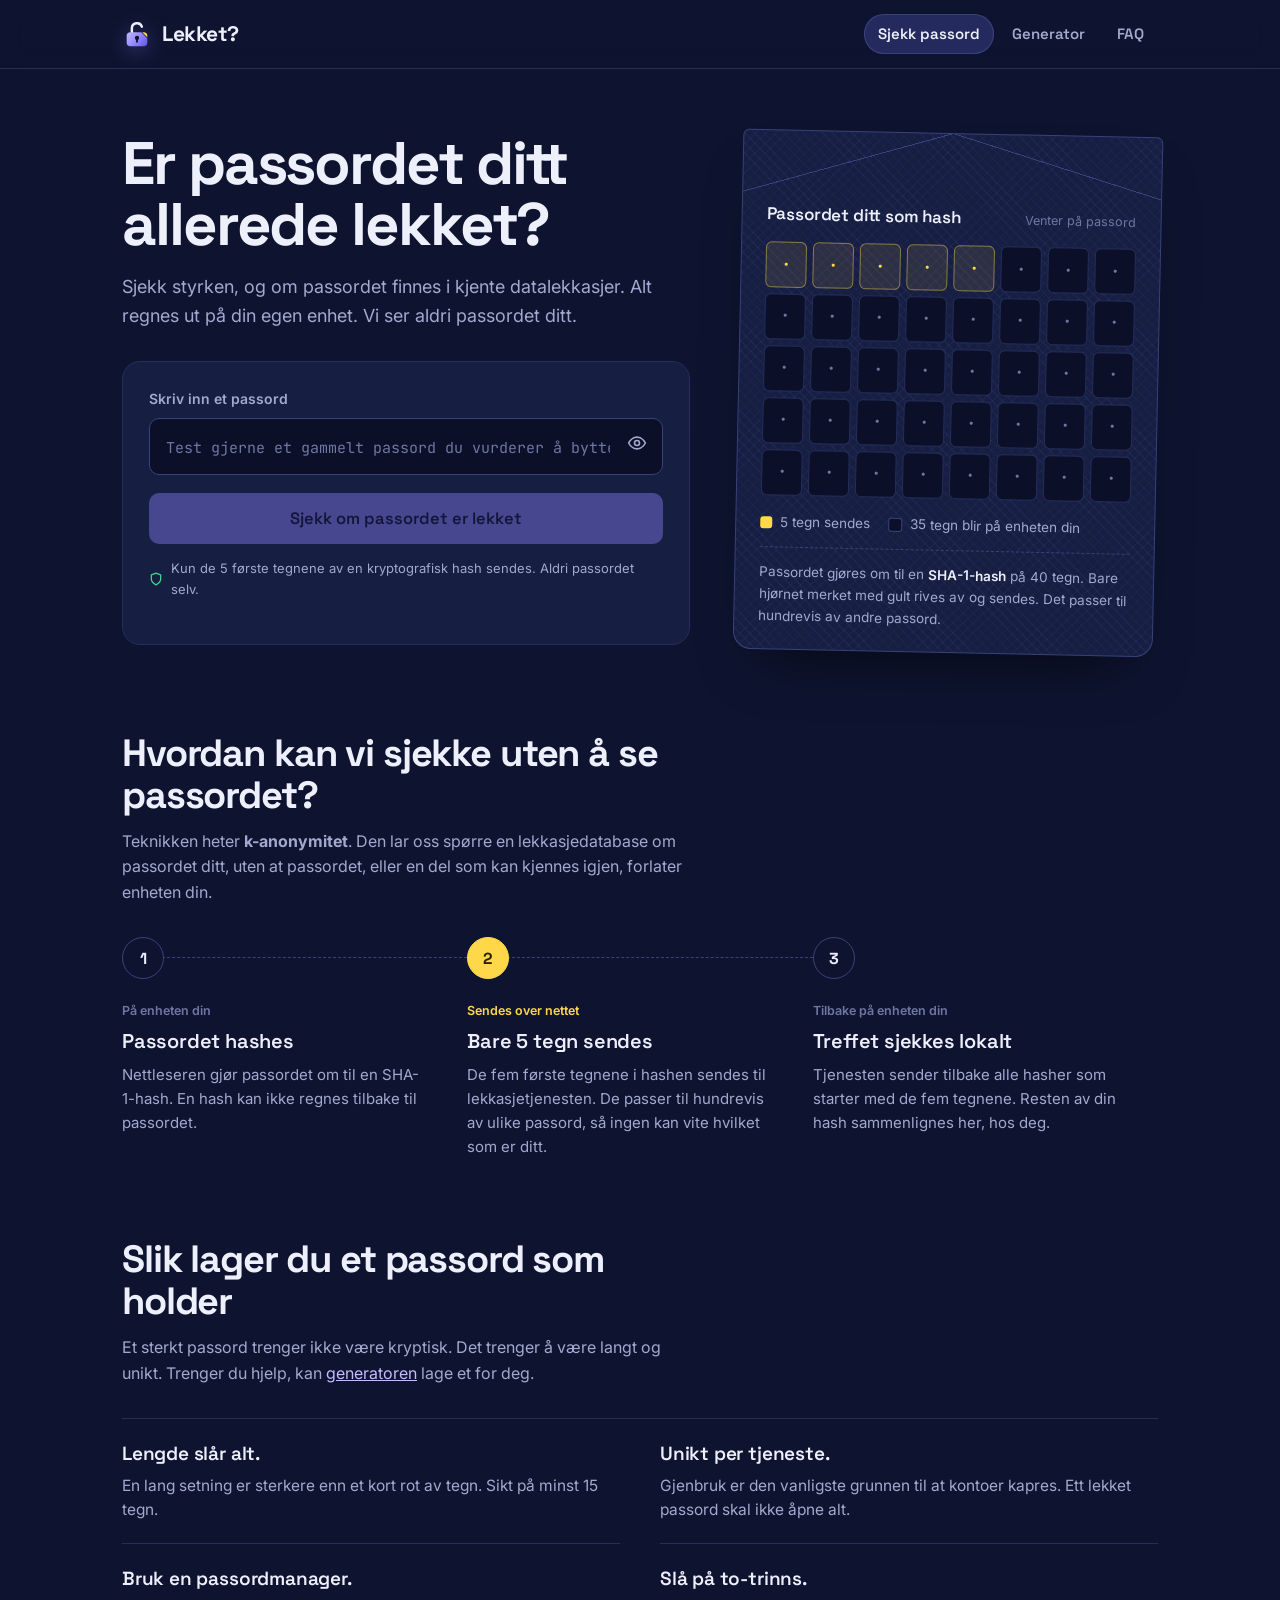
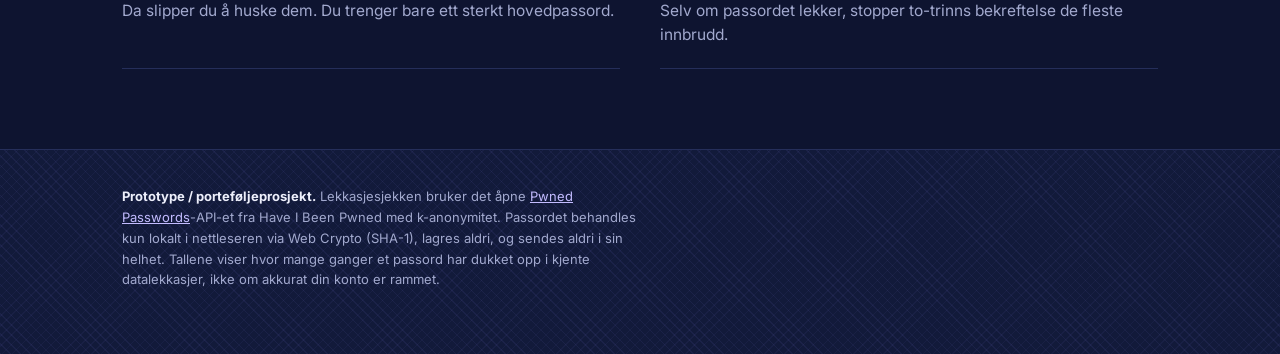
<file: index.html>
<!DOCTYPE html>
<html lang="no">
<head>
<meta charset="UTF-8">
<meta name="viewport" content="width=device-width, initial-scale=1.0">
<title>Lekket? Sjekk om passordet ditt er trygt</title>
<meta name="description" content="Sjekk om passordet ditt er sterkt nok og om det finnes i kjente datalekkasjer. Alt skjer på din egen enhet.">
<link rel="preconnect" href="https://fonts.googleapis.com">
<link rel="preconnect" href="https://fonts.gstatic.com" crossorigin>
<link href="https://fonts.googleapis.com/css2?family=Space+Grotesk:wght@500;600;700&family=Inter:wght@400;500;600&family=JetBrains+Mono:wght@500;600&display=swap" rel="stylesheet">
<link rel="icon" href="favicon.svg" type="image/svg+xml">
<link rel="stylesheet" href="styles.css">
</head>
<body>

<header class="nav">
  <div class="wrap navrow">
    <a class="brand" href="index.html">
      <svg class="logo" viewBox="0 0 32 32" fill="none" aria-hidden="true"><defs><linearGradient id="lkBody" x1="5" y1="13" x2="27" y2="30" gradientUnits="userSpaceOnUse"><stop offset="0" stop-color="#C3BCFF"/><stop offset=".55" stop-color="#8F84FF"/><stop offset="1" stop-color="#5E50E6"/></linearGradient></defs><path class="logo-shackle" d="M10.5 14.5V10a5.5 5.5 0 0 1 10.7-1.8" stroke="#EDEFFB" stroke-width="2.6" stroke-linecap="round"/><path d="M9 14h11.5L27 20.5V25a4 4 0 0 1-4 4H9a4 4 0 0 1-4-4v-7a4 4 0 0 1 4-4Z" fill="url(#lkBody)"/><path d="M21.6 14H23a4 4 0 0 1 4 4v1.4Z" fill="#FFD84A"/><circle cx="16" cy="20.2" r="2.3" fill="#0E1430"/><rect x="15" y="21" width="2" height="4.2" rx="1" fill="#0E1430"/></svg>
      Lekket?
    </a>
    <button class="navtoggle" aria-label="Åpne meny" aria-expanded="false" aria-controls="navlinks">
      <svg viewBox="0 0 24 24" fill="none" stroke="currentColor" stroke-width="2.2" stroke-linecap="round"><path d="M3 6h18M3 12h18M3 18h18"/></svg>
    </button>
    <nav class="navlinks" id="navlinks">
      <a href="index.html" class="active" aria-current="page">Sjekk passord</a>
      <a href="generator.html">Generator</a>
      <a href="faq.html">FAQ</a>
    </nav>
  </div>
</header>

<main class="wrap">

  <div class="hero-grid">
    <div>
      <div class="hero">
        <h1>Er passordet ditt allerede lekket?</h1>
        <p class="lead">Sjekk styrken, og om passordet finnes i kjente datalekkasjer. Alt regnes ut på din egen enhet. Vi ser aldri passordet ditt.</p>
      </div>

      <div class="tool">
        <div class="field">
          <label for="pw">Skriv inn et passord</label>
          <input id="pw" type="password" autocomplete="off" spellcheck="false" placeholder="Test gjerne et gammelt passord du vurderer å bytte" aria-describedby="privacy">
          <button class="toggle" id="toggle" aria-label="Vis passord" type="button">
            <svg width="20" height="20" viewBox="0 0 24 24" fill="none" stroke="currentColor" stroke-width="2" stroke-linecap="round" stroke-linejoin="round"><path d="M2 12s3.5-7 10-7 10 7 10 7-3.5 7-10 7-10-7-10-7Z"/><circle cx="12" cy="12" r="3"/></svg>
          </button>
        </div>

        <div class="meter" id="meter" hidden>
          <div class="meter-track">
            <div class="meter-seg" data-i="0"></div>
            <div class="meter-seg" data-i="1"></div>
            <div class="meter-seg" data-i="2"></div>
            <div class="meter-seg" data-i="3"></div>
          </div>
          <div class="meter-info">
            <span class="meter-label" id="strengthLabel"></span>
            <span class="meter-detail" id="strengthDetail"></span>
          </div>
          <div class="meter-why" id="strengthWhy">
            <svg viewBox="0 0 24 24" fill="none" stroke="currentColor" stroke-width="2.2" stroke-linecap="round" stroke-linejoin="round"><path d="M10.3 3.9 1.8 18a2 2 0 0 0 1.7 3h17a2 2 0 0 0 1.7-3L13.7 3.9a2 2 0 0 0-3.4 0Z"/><path d="M12 9v4"/><path d="M12 17h.01"/></svg>
            <span id="strengthWhyText"></span>
          </div>
        </div>

        <button class="btn block checkbtn" id="checkBtn" disabled>Sjekk om passordet er lekket</button>

        <div class="privacy-note" id="privacy">
          <svg viewBox="0 0 24 24" fill="none" stroke="currentColor" stroke-width="2.2" stroke-linecap="round" stroke-linejoin="round"><path d="M12 22s8-4 8-10V5l-8-3-8 3v7c0 6 8 10 8 10Z"/></svg>
          Kun de 5 første tegnene av en kryptografisk hash sendes. Aldri passordet selv.
        </div>

        <div class="result" id="result">
          <div class="result-inner" id="resultInner"></div>
        </div>
      </div>
    </div>

    <aside class="seal" aria-labelledby="sealTitle">
      <div class="seal-head">
        <h2 id="sealTitle">Passordet ditt som hash</h2>
        <span class="seal-state" id="sealState">Venter på passord</span>
      </div>
      <div class="hashgrid" id="hashgrid" aria-hidden="true"></div>
      <div class="seal-legend">
        <span class="lg sent">5 tegn sendes</span>
        <span class="lg kept">35 tegn blir på enheten din</span>
      </div>
      <p class="seal-foot">Passordet gjøres om til en <b>SHA-1-hash</b> på 40 tegn. Bare hjørnet merket med gult rives av og sendes. Det passer til hundrevis av andre passord.</p>
    </aside>
  </div>

  <section class="block">
    <h2>Hvordan kan vi sjekke uten å se passordet?</h2>
    <p class="sub">Teknikken heter <b>k-anonymitet</b>. Den lar oss spørre en lekkasjedatabase om passordet ditt, uten at passordet, eller en del som kan kjennes igjen, forlater enheten din.</p>
    <ol class="flow">
      <li>
        <span class="where">På enheten din</span>
        <h3>Passordet hashes</h3>
        <p>Nettleseren gjør passordet om til en SHA-1-hash. En hash kan ikke regnes tilbake til passordet.</p>
      </li>
      <li>
        <span class="where">Sendes over nettet</span>
        <h3>Bare 5 tegn sendes</h3>
        <p>De fem første tegnene i hashen sendes til lekkasjetjenesten. De passer til hundrevis av ulike passord, så ingen kan vite hvilket som er ditt.</p>
      </li>
      <li>
        <span class="where">Tilbake på enheten din</span>
        <h3>Treffet sjekkes lokalt</h3>
        <p>Tjenesten sender tilbake alle hasher som starter med de fem tegnene. Resten av din hash sammenlignes her, hos deg.</p>
      </li>
    </ol>
  </section>

  <section class="block">
    <h2>Slik lager du et passord som holder</h2>
    <p class="sub">Et sterkt passord trenger ikke være kryptisk. Det trenger å være langt og unikt. Trenger du hjelp, kan <a href="generator.html">generatoren</a> lage et for deg.</p>
    <div class="tips">
      <div class="tip"><div class="ic">1</div><p><b>Lengde slår alt.</b> En lang setning er sterkere enn et kort rot av tegn. Sikt på minst 15 tegn.</p></div>
      <div class="tip"><div class="ic">2</div><p><b>Unikt per tjeneste.</b> Gjenbruk er den vanligste grunnen til at kontoer kapres. Ett lekket passord skal ikke åpne alt.</p></div>
      <div class="tip"><div class="ic">3</div><p><b>Bruk en passordmanager.</b> Da slipper du å huske dem. Du trenger bare ett sterkt hovedpassord.</p></div>
      <div class="tip"><div class="ic">4</div><p><b>Slå på to-trinns.</b> Selv om passordet lekker, stopper to-trinns bekreftelse de fleste innbrudd.</p></div>
    </div>
  </section>

</main>

<footer>
  <div class="wrap">
    <p class="note">
      <b>Prototype / porteføljeprosjekt.</b> Lekkasjesjekken bruker det åpne <a href="https://haveibeenpwned.com/Passwords" target="_blank" rel="noopener">Pwned Passwords</a>-API-et fra Have I Been Pwned med k-anonymitet. Passordet behandles kun lokalt i nettleseren via Web Crypto (SHA-1), lagres aldri, og sendes aldri i sin helhet. Tallene viser hvor mange ganger et passord har dukket opp i kjente datalekkasjer, ikke om akkurat din konto er rammet.
    </p>
  </div>
</footer>

<script src="nav.js"></script>
<script>
const pw = document.getElementById('pw');
const meter = document.getElementById('meter');
const segs = [...document.querySelectorAll('.meter-seg')];
const strengthLabel = document.getElementById('strengthLabel');
const strengthDetail = document.getElementById('strengthDetail');
const strengthWhy = document.getElementById('strengthWhy');
const strengthWhyText = document.getElementById('strengthWhyText');
const checkBtn = document.getElementById('checkBtn');
const result = document.getElementById('result');
const resultInner = document.getElementById('resultInner');
const toggle = document.getElementById('toggle');
const hashgrid = document.getElementById('hashgrid');
const sealState = document.getElementById('sealState');

// Konvolutten: 40 ruter for SHA-1-hashen. De 5 første (det som sendes) vises,
// resten forblir forseglet og vises aldri i klartekst på skjermen.
const cells = Array.from({length:40}, (_, i) => {
  const c = document.createElement('span');
  c.className = 'hc ' + (i < 5 ? 'sent' : 'kept');
  c.textContent = '·';
  hashgrid.appendChild(c);
  return c;
});

let hashToken = 0;
async function renderSeal(p){
  const token = ++hashToken;
  if(!p){
    hashgrid.classList.remove('filled');
    cells.forEach(c => c.textContent = '·');
    sealState.textContent = 'Venter på passord';
    sealState.classList.remove('live');
    return;
  }
  const hash = await sha1Hex(p);
  if(token !== hashToken) return; // brukeren har skrevet videre
  hashgrid.classList.add('filled');
  cells.forEach((c, i) => { c.textContent = i < 5 ? hash[i] : '•'; });
  sealState.textContent = 'Regnet ut på enheten din';
  sealState.classList.add('live');
}

const STRENGTH = [
  {label:'Veldig svakt', color:'var(--danger)'},
  {label:'Svakt',        color:'var(--danger)'},
  {label:'Greit',        color:'var(--warn)'},
  {label:'Sterkt',       color:'var(--safe)'},
];

// liste over de vanligste passordene / ordene (små bokstaver)
const COMMON_PASSWORDS = new Set([
  'passord','password','passw0rd','passordet','pa55ord','p@ssord','p@ssw0rd',
  '123456','1234567','12345678','123456789','1234567890','12345','1234','123123','112233',
  '111111','000000','121212','654321','123321','666666','999999','159753','147258',
  'qwerty','qwertz','qwertyuiop','azerty','asdf','asdfgh','asdfghjk','asdfghjkl',
  'zxcvbn','zxcvbnm','qazwsx','qweasd','1q2w3e','1q2w3e4r','1qaz2wsx',
  'iloveyou','admin','administrator','letmein','welcome','monkey','dragon','shadow',
  'sunshine','princess','football','fotball','baseball','superman','batman','master',
  'login','hallo','hei','heihei','halla','norge','norway','sommer','vinter','sol',
  'liverpool','barcelona','chelsea','arsenal','manutd','rosenborg',
  'martin','marius','kristian','andreas','jonas','emilie','ole','per','kari','nordmann',
  'kjærlighet','jegelskerdeg','solskinn','familie','mamma','pappa','test','prøve',
  'abc123','abcabc','abcdef','abcd1234','qwe123','passordet1'
]);

// tastaturrekker brukt til å oppdage mønstre som «qwerty», «asdf»
const KEYBOARD_ROWS = ['qwertyuiopå','asdfghjkløæ','zxcvbnm','1234567890','qwertzuiop'];

function isRepeatedChar(p){
  return p.length >= 4 && /^(.)\1+$/.test(p);
}

function isSequential(p){
  if(p.length < 4) return false;
  let inc = true, dec = true;
  for(let i = 1; i < p.length; i++){
    const d = p.charCodeAt(i) - p.charCodeAt(i-1);
    if(d !== 1) inc = false;
    if(d !== -1) dec = false;
  }
  return inc || dec;
}

function isKeyboardRun(p){
  const s = p.toLowerCase();
  if(s.length < 4) return false;
  const rev = [...s].reverse().join('');
  return KEYBOARD_ROWS.some(row => row.includes(s) || row.includes(rev));
}

// returnerer en forklaring hvis passordet er åpenbart svakt, ellers null
function weaknessReason(p){
  const lower = p.toLowerCase();
  if(COMMON_PASSWORDS.has(lower))
    return 'Dette er ett av verdens mest brukte passord, og knekkes på et øyeblikk.';
  // vanlig ord etterfulgt av tall/enkelt tegn, f.eks. «passord123»
  const base = lower.replace(/[0-9!#@$._\-]+$/, '');
  if(base.length >= 3 && base !== lower && COMMON_PASSWORDS.has(base))
    return 'Dette er et vanlig ord med tall på slutten, blant de aller første mønstrene angripere prøver.';
  if(isRepeatedChar(p))
    return 'Dette er bare det samme tegnet gjentatt.';
  if(isSequential(p))
    return 'Dette er en enkel rekkefølge (som «123456» eller «abcdef»).';
  if(isKeyboardRun(p))
    return 'Dette er et tastaturmønster (som «qwerty»), kjent for alle som gjetter passord.';
  return null;
}

// lokal styrkevurdering (grov, pedagogisk)
function assess(p){
  if(!p) return {score:-1, classes:0, len:0};
  let classes = 0;
  if(/[a-zæøå]/.test(p)) classes++;
  if(/[A-ZÆØÅ]/.test(p)) classes++;
  if(/[0-9]/.test(p)) classes++;
  if(/[^a-zA-ZæøåÆØÅ0-9]/.test(p)) classes++;
  const len = p.length;
  // grovt entropi-estimat
  let pool = 0;
  if(/[a-zæøå]/.test(p)) pool+=29;
  if(/[A-ZÆØÅ]/.test(p)) pool+=29;
  if(/[0-9]/.test(p)) pool+=10;
  if(/[^a-zA-ZæøåÆØÅ0-9]/.test(p)) pool+=30;
  const bits = len * Math.log2(pool||1);
  let score;
  if(len < 6 || bits < 28) score = 0;
  else if(bits < 45) score = 1;
  else if(bits < 65) score = 2;
  else score = 3;
  // åpenbart svake/vanlige passord overstyrer lengde og tegnvariasjon
  const reason = weaknessReason(p);
  if(reason) score = 0;
  return {score, classes, len, bits:Math.round(bits), reason};
}

function renderMeter(p){
  const a = assess(p);
  if(a.score < 0){ meter.hidden = true; checkBtn.disabled = true; strengthWhy.classList.remove('show'); return; }
  meter.hidden = false;
  checkBtn.disabled = false;
  segs.forEach((s,i)=>{ s.style.background = i <= a.score ? STRENGTH[a.score].color : 'var(--line)'; });
  strengthLabel.textContent = STRENGTH[a.score].label;
  strengthLabel.style.color = STRENGTH[a.score].color;
  strengthDetail.textContent = `${a.len} tegn · ~${a.bits} bit`;
  if(a.reason){
    strengthWhyText.textContent = a.reason;
    strengthWhy.classList.add('show');
  } else {
    strengthWhy.classList.remove('show');
  }
}

pw.addEventListener('input', ()=>{ renderMeter(pw.value); renderSeal(pw.value); result.classList.remove('show'); });

toggle.addEventListener('click', ()=>{
  const showing = pw.type === 'text';
  pw.type = showing ? 'password' : 'text';
  toggle.setAttribute('aria-label', showing ? 'Vis passord' : 'Skjul passord');
});

async function sha1Hex(str){
  const buf = await crypto.subtle.digest('SHA-1', new TextEncoder().encode(str));
  return [...new Uint8Array(buf)].map(b=>b.toString(16).padStart(2,'0')).join('').toUpperCase();
}

function showResult(type, html){
  result.className = 'result show ' + type;
  resultInner.innerHTML = html;
}

function kviz(prefix, suffix){
  return `<div class="kviz">
    <div class="ktitle">Slik ser forespørselen ut</div>
    <div class="hashline"><span class="sent">${prefix}</span><span class="kept">${'•'.repeat(suffix.length)}</span></div>
    <div class="kflow">
      <span class="chip">${prefix}</span><span class="arrow">→ sendes til</span>
      <span>api.pwnedpasswords.com</span><span class="arrow">·</span>
      <span class="kept">resten matches på din enhet</span>
    </div>
  </div>`;
}

checkBtn.addEventListener('click', async ()=>{
  const password = pw.value;
  if(!password) return;
  checkBtn.disabled = true;
  const original = checkBtn.innerHTML;
  checkBtn.innerHTML = '<span class="spin"></span> Sjekker …';

  try{
    const hash = await sha1Hex(password);
    const prefix = hash.slice(0,5);
    const suffix = hash.slice(5);

    hashgrid.classList.add('sending');
    setTimeout(()=>hashgrid.classList.remove('sending'), 900);

    const res = await fetch(`https://api.pwnedpasswords.com/range/${prefix}`, {
      headers: { 'Add-Padding': 'true' }
    });
    if(!res.ok) throw new Error('network');
    const text = await res.text();

    let count = 0;
    for(const line of text.split('\n')){
      const [s, c] = line.trim().split(':');
      if(s === suffix){ count = parseInt(c,10) || 0; break; }
    }

    if(count > 0){
      showResult('danger', `
        <h3><span class="badge">Lekket</span> Dette passordet er på avveie</h3>
        <span class="countbig">${count.toLocaleString('nb-NO')} ganger</span>
        <div class="rbody">Så mange ganger er passordet funnet i kjente datalekkasjer. Bytt det overalt du bruker det, og ikke bruk det igjen.</div>
        ${kviz(prefix, suffix)}
      `);
    } else {
      showResult('safe', `
        <h3><span class="badge">Ikke funnet</span> Ingen treff i lekkasjedatabasen</h3>
        <div class="rbody">Passordet finnes ikke i kjente lekkasjer. Det betyr ikke at det er sterkt. Sjekk styrkemåleren over, og bruk passordet kun ett sted.</div>
        ${kviz(prefix, suffix)}
      `);
    }
  } catch(e){
    showResult('err', `
      <h3>Kunne ikke nå lekkasjetjenesten</h3>
      <div class="rbody">Sjekken krever nettforbindelse til Pwned Passwords-API-et. I en publisert versjon på eget domene fungerer dette direkte fra nettleseren. Styrkemåleren over fungerer uansett, helt lokalt.</div>
    `);
  } finally {
    checkBtn.disabled = false;
    checkBtn.innerHTML = original;
  }
});
</script>
</body>
</html>
</file>
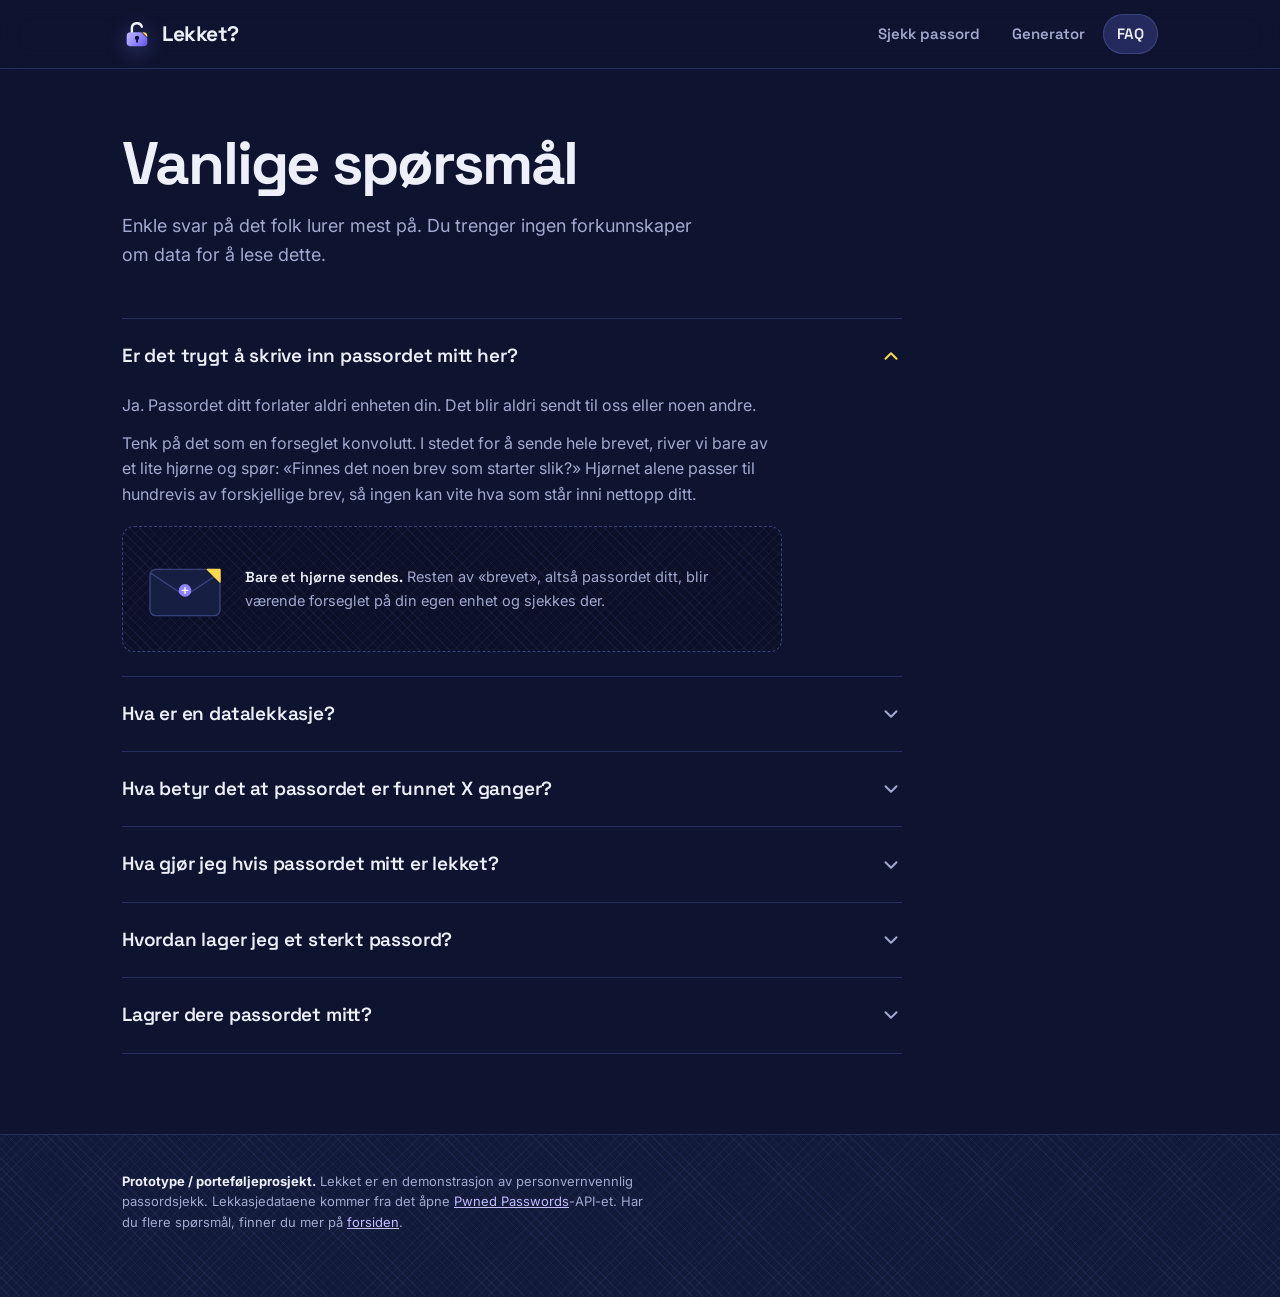
<file: faq.html>
<!DOCTYPE html>
<html lang="no">
<head>
<meta charset="UTF-8">
<meta name="viewport" content="width=device-width, initial-scale=1.0">
<title>FAQ · Lekket?</title>
<link rel="preconnect" href="https://fonts.googleapis.com">
<link rel="preconnect" href="https://fonts.gstatic.com" crossorigin>
<link href="https://fonts.googleapis.com/css2?family=Space+Grotesk:wght@500;600;700&family=Inter:wght@400;500;600&family=JetBrains+Mono:wght@500;600&display=swap" rel="stylesheet">
<link rel="icon" href="favicon.svg" type="image/svg+xml">
<link rel="stylesheet" href="styles.css">
</head>
<body>

<header class="nav">
  <div class="wrap navrow">
    <a class="brand" href="index.html">
      <svg class="logo" viewBox="0 0 32 32" fill="none" aria-hidden="true"><defs><linearGradient id="lkBody" x1="5" y1="13" x2="27" y2="30" gradientUnits="userSpaceOnUse"><stop offset="0" stop-color="#C3BCFF"/><stop offset=".55" stop-color="#8F84FF"/><stop offset="1" stop-color="#5E50E6"/></linearGradient></defs><path class="logo-shackle" d="M10.5 14.5V10a5.5 5.5 0 0 1 10.7-1.8" stroke="#EDEFFB" stroke-width="2.6" stroke-linecap="round"/><path d="M9 14h11.5L27 20.5V25a4 4 0 0 1-4 4H9a4 4 0 0 1-4-4v-7a4 4 0 0 1 4-4Z" fill="url(#lkBody)"/><path d="M21.6 14H23a4 4 0 0 1 4 4v1.4Z" fill="#FFD84A"/><circle cx="16" cy="20.2" r="2.3" fill="#0E1430"/><rect x="15" y="21" width="2" height="4.2" rx="1" fill="#0E1430"/></svg>
      Lekket?
    </a>
    <button class="navtoggle" aria-label="Åpne meny" aria-expanded="false" aria-controls="navlinks">
      <svg viewBox="0 0 24 24" fill="none" stroke="currentColor" stroke-width="2.2" stroke-linecap="round"><path d="M3 6h18M3 12h18M3 18h18"/></svg>
    </button>
    <nav class="navlinks" id="navlinks">
      <a href="index.html">Sjekk passord</a>
      <a href="generator.html">Generator</a>
      <a href="faq.html" class="active" aria-current="page">FAQ</a>
    </nav>
  </div>
</header>

<main class="wrap">

  <div class="hero">
    <h1>Vanlige spørsmål</h1>
    <p class="lead">Enkle svar på det folk lurer mest på. Du trenger ingen forkunnskaper om data for å lese dette.</p>
  </div>

  <section class="block" style="padding-top:24px">
    <div class="faq-list">

      <details class="qa" open>
        <summary>
          Er det trygt å skrive inn passordet mitt her?
          <svg class="chev" viewBox="0 0 24 24" fill="none" stroke="currentColor" stroke-width="2.2" stroke-linecap="round" stroke-linejoin="round"><path d="m6 9 6 6 6-6"/></svg>
        </summary>
        <div class="answer">
          <p>Ja. Passordet ditt forlater aldri enheten din. Det blir aldri sendt til oss eller noen andre.</p>
          <p>Tenk på det som en forseglet konvolutt. I stedet for å sende hele brevet, river vi bare av et lite hjørne og spør: «Finnes det noen brev som starter slik?» Hjørnet alene passer til hundrevis av forskjellige brev, så ingen kan vite hva som står inni nettopp ditt.</p>
          <div class="envelope">
            <svg viewBox="0 0 120 96" fill="none" aria-hidden="true">
              <rect x="10" y="20" width="100" height="66" rx="8" fill="#161E42" stroke="#38427A" stroke-width="2"/>
              <path d="M12 26 60 58 108 26" fill="none" stroke="#38427A" stroke-width="2" stroke-linecap="round" stroke-linejoin="round"/>
              <circle cx="60" cy="50" r="9" fill="#8F84FF"/>
              <path d="M60 46v8M56 50h8" stroke="#fff" stroke-width="2" stroke-linecap="round"/>
              <path d="M110 20 92 20 110 38Z" fill="#FFD84A" stroke="#FFD84A" stroke-width="2" stroke-linejoin="round"/>
            </svg>
            <div class="cap"><b>Bare et hjørne sendes.</b> Resten av «brevet», altså passordet ditt, blir værende forseglet på din egen enhet og sjekkes der.</div>
          </div>
        </div>
      </details>

      <details class="qa">
        <summary>
          Hva er en datalekkasje?
          <svg class="chev" viewBox="0 0 24 24" fill="none" stroke="currentColor" stroke-width="2.2" stroke-linecap="round" stroke-linejoin="round"><path d="m6 9 6 6 6-6"/></svg>
        </summary>
        <div class="answer">
          <p>En datalekkasje er når informasjon som skulle vært hemmelig kommer på avveie. Det skjer som regel når noen bryter seg inn i datasystemene til en nettbutikk, et spill eller en annen tjeneste, og stjeler brukernes opplysninger.</p>
          <p>Blant det som ofte havner på avveie er e-postadresser og passord. Etterpå blir disse listene gjerne delt eller solgt mellom kriminelle, og kan dukke opp mange år senere.</p>
          <p>Derfor er det lurt å bruke et nytt passord for hver tjeneste. Da rammer en lekkasje ett sted bare den ene kontoen, og ikke alt det andre du har.</p>
        </div>
      </details>

      <details class="qa">
        <summary>
          Hva betyr det at passordet er funnet X ganger?
          <svg class="chev" viewBox="0 0 24 24" fill="none" stroke="currentColor" stroke-width="2.2" stroke-linecap="round" stroke-linejoin="round"><path d="m6 9 6 6 6-6"/></svg>
        </summary>
        <div class="answer">
          <p>Tallet forteller hvor mange ganger akkurat det passordet har dukket opp i kjente lekkasjer fra mange forskjellige tjenester til sammen.</p>
          <p>Det betyr <b>ikke</b> at noen har brutt seg inn på din konto. Men det betyr at passordet finnes på lister som kriminelle bruker når de prøver å gjette seg inn. Jo høyere tallet er, jo mer kjent og utsatt er passordet.</p>
          <p>Et passord som er funnet tusenvis av ganger bør du slutte å bruke, uansett hvor du bruker det. Et passord som ikke er funnet i det hele tatt er tryggere, men husk at det fortsatt må være langt og unikt.</p>
        </div>
      </details>

      <details class="qa">
        <summary>
          Hva gjør jeg hvis passordet mitt er lekket?
          <svg class="chev" viewBox="0 0 24 24" fill="none" stroke="currentColor" stroke-width="2.2" stroke-linecap="round" stroke-linejoin="round"><path d="m6 9 6 6 6-6"/></svg>
        </summary>
        <div class="answer">
          <p>Ingen grunn til panikk, men du bør handle. Slik gjør du det:</p>
          <ul>
            <li><b>Bytt passordet</b> på alle tjenester der du har brukt det.</li>
            <li><b>Lag et nytt og unikt passord</b> til hver tjeneste. <a href="generator.html">Generatoren</a> kan hjelpe deg.</li>
            <li><b>Slå på to-trinns bekreftelse</b> der det er mulig. Da må man ha mer enn bare passordet for å logge inn.</li>
            <li><b>Vurder en passordmanager</b> som husker alle passordene for deg, så du bare trenger å huske ett.</li>
          </ul>
          <p>Det viktigste er å ikke gjenbruke det lekkede passordet noe sted igjen.</p>
        </div>
      </details>

      <details class="qa">
        <summary>
          Hvordan lager jeg et sterkt passord?
          <svg class="chev" viewBox="0 0 24 24" fill="none" stroke="currentColor" stroke-width="2.2" stroke-linecap="round" stroke-linejoin="round"><path d="m6 9 6 6 6-6"/></svg>
        </summary>
        <div class="answer">
          <p>Et sterkt passord trenger ikke være vanskelig å huske. Det viktigste er at det er langt og unikt.</p>
          <ul>
            <li><b>Lengde er viktigst.</b> Sikt på minst 15 tegn. En lang passordfrase som «Tiger-Vindu-Kaffe-Fjell» er både lett å huske og vanskelig å gjette.</li>
            <li><b>Bruk det bare ett sted.</b> Aldri det samme passordet på flere tjenester.</li>
            <li><b>Bland gjerne inn</b> store og små bokstaver, tall og tegn hvis du lager et tilfeldig passord.</li>
            <li><b>Unngå det personlige.</b> Navn, fødselsdato og favorittlag er lett å gjette.</li>
          </ul>
          <p>Vil du slippe å finne på et selv, kan <a href="generator.html">generatoren</a> lage et sterkt passord for deg på sekundet.</p>
        </div>
      </details>

      <details class="qa">
        <summary>
          Lagrer dere passordet mitt?
          <svg class="chev" viewBox="0 0 24 24" fill="none" stroke="currentColor" stroke-width="2.2" stroke-linecap="round" stroke-linejoin="round"><path d="m6 9 6 6 6-6"/></svg>
        </summary>
        <div class="answer">
          <p>Nei. Vi lagrer ingenting, og vi ser aldri passordet ditt i utgangspunktet.</p>
          <p>Alt skjer i nettleseren din. Når du sjekker et passord, regnes det om til en kode lokalt på enheten, og bare en liten anonym bit av den koden brukes til selve oppslaget. Selve passordet blir aldri sendt noe sted og blir aldri skrevet ned hos oss.</p>
          <p>Vi har rett og slett ikke noe sted å lagre det, og vil ikke ha det heller. Det tryggeste passordet for oss er det vi aldri får se.</p>
        </div>
      </details>

    </div>
  </section>

</main>

<footer>
  <div class="wrap">
    <p class="note">
      <b>Prototype / porteføljeprosjekt.</b> Lekket er en demonstrasjon av personvernvennlig passordsjekk. Lekkasjedataene kommer fra det åpne <a href="https://haveibeenpwned.com/Passwords" target="_blank" rel="noopener">Pwned Passwords</a>-API-et. Har du flere spørsmål, finner du mer på <a href="index.html">forsiden</a>.
    </p>
  </div>
</footer>

<script src="nav.js"></script>
</body>
</html>
</file>
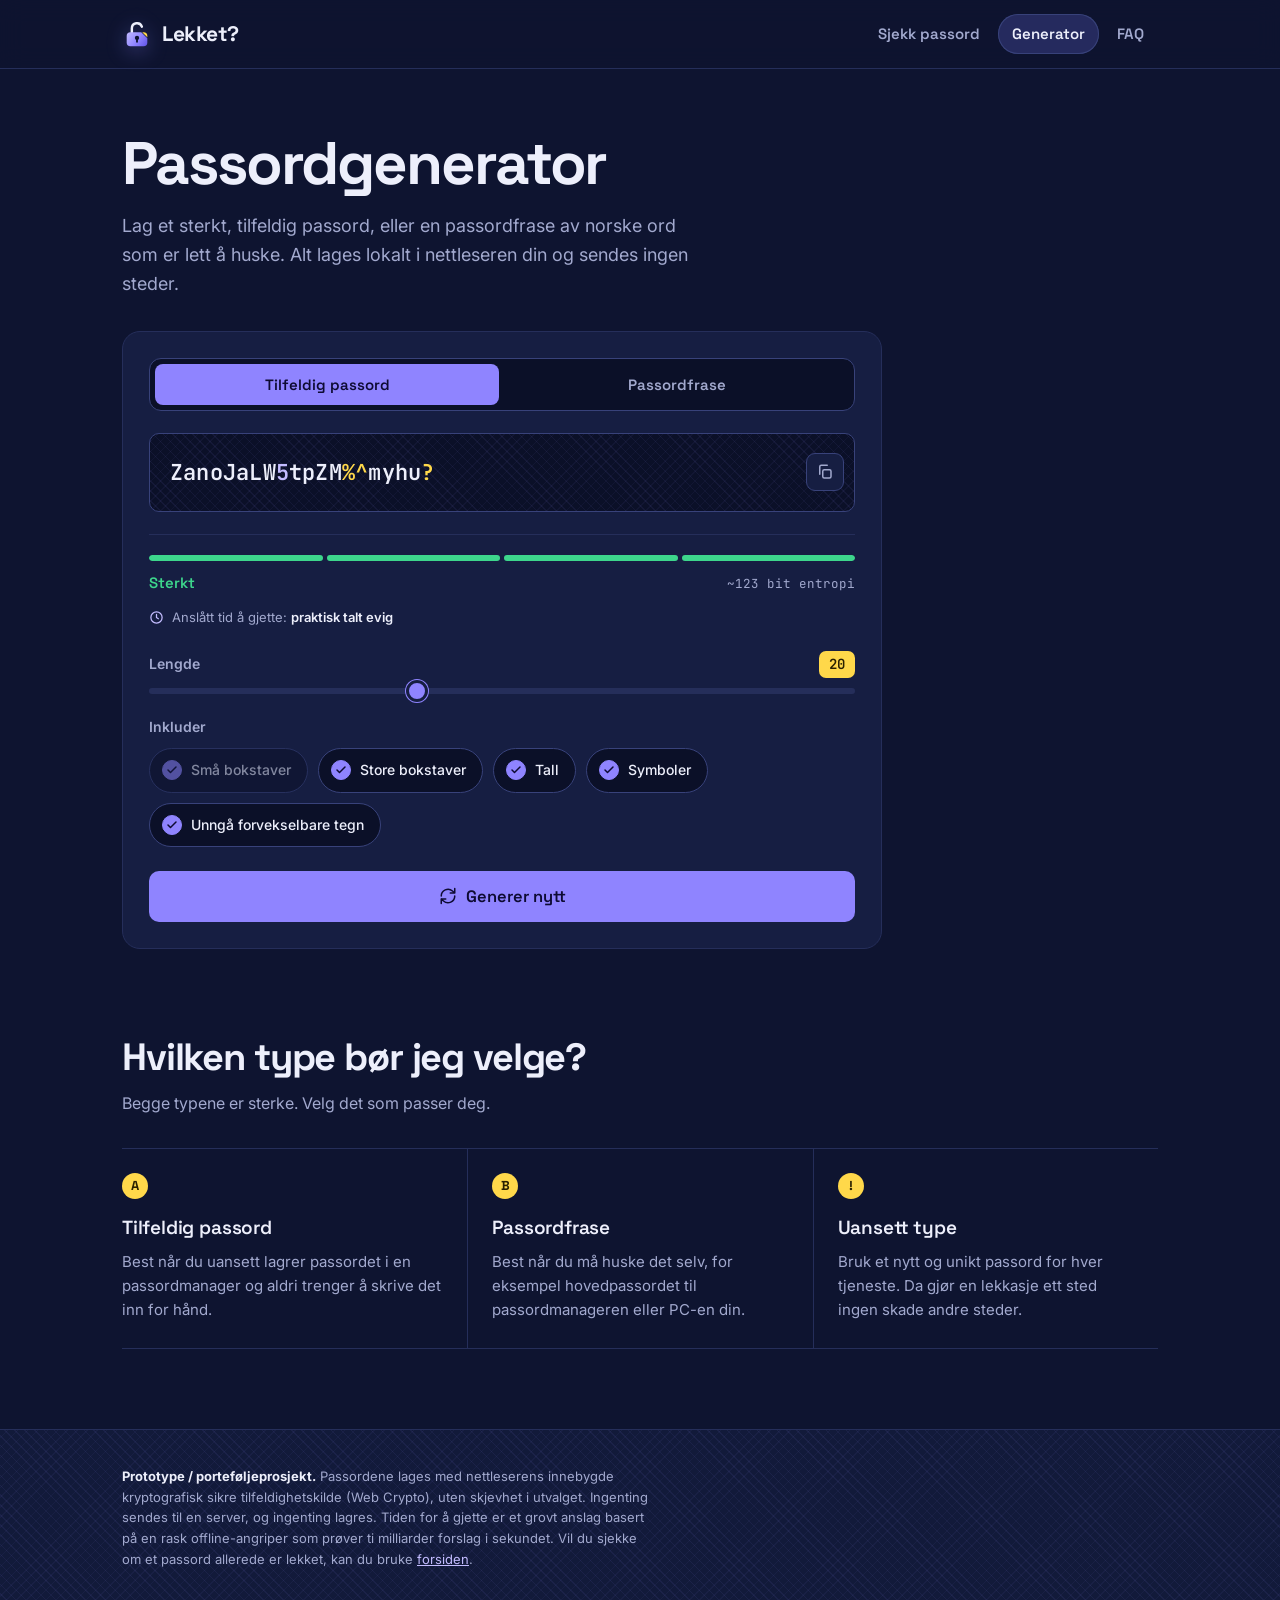
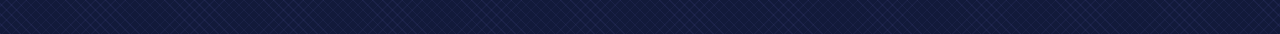
<file: generator.html>
<!DOCTYPE html>
<html lang="no">
<head>
<meta charset="UTF-8">
<meta name="viewport" content="width=device-width, initial-scale=1.0">
<title>Generator · Lekket?</title>
<link rel="preconnect" href="https://fonts.googleapis.com">
<link rel="preconnect" href="https://fonts.gstatic.com" crossorigin>
<link href="https://fonts.googleapis.com/css2?family=Space+Grotesk:wght@500;600;700&family=Inter:wght@400;500;600&family=JetBrains+Mono:wght@500;600&display=swap" rel="stylesheet">
<link rel="icon" href="favicon.svg" type="image/svg+xml">
<link rel="stylesheet" href="styles.css">
</head>
<body>

<header class="nav">
  <div class="wrap navrow">
    <a class="brand" href="index.html">
      <svg class="logo" viewBox="0 0 32 32" fill="none" aria-hidden="true"><defs><linearGradient id="lkBody" x1="5" y1="13" x2="27" y2="30" gradientUnits="userSpaceOnUse"><stop offset="0" stop-color="#C3BCFF"/><stop offset=".55" stop-color="#8F84FF"/><stop offset="1" stop-color="#5E50E6"/></linearGradient></defs><path class="logo-shackle" d="M10.5 14.5V10a5.5 5.5 0 0 1 10.7-1.8" stroke="#EDEFFB" stroke-width="2.6" stroke-linecap="round"/><path d="M9 14h11.5L27 20.5V25a4 4 0 0 1-4 4H9a4 4 0 0 1-4-4v-7a4 4 0 0 1 4-4Z" fill="url(#lkBody)"/><path d="M21.6 14H23a4 4 0 0 1 4 4v1.4Z" fill="#FFD84A"/><circle cx="16" cy="20.2" r="2.3" fill="#0E1430"/><rect x="15" y="21" width="2" height="4.2" rx="1" fill="#0E1430"/></svg>
      Lekket?
    </a>
    <button class="navtoggle" aria-label="Åpne meny" aria-expanded="false" aria-controls="navlinks">
      <svg viewBox="0 0 24 24" fill="none" stroke="currentColor" stroke-width="2.2" stroke-linecap="round"><path d="M3 6h18M3 12h18M3 18h18"/></svg>
    </button>
    <nav class="navlinks" id="navlinks">
      <a href="index.html">Sjekk passord</a>
      <a href="generator.html" class="active" aria-current="page">Generator</a>
      <a href="faq.html">FAQ</a>
    </nav>
  </div>
</header>

<main class="wrap">

  <div class="hero">
    <h1>Passordgenerator</h1>
    <p class="lead">Lag et sterkt, tilfeldig passord, eller en passordfrase av norske ord som er lett å huske. Alt lages lokalt i nettleseren din og sendes ingen steder.</p>

    <div class="tool">
      <div class="modes" role="tablist">
        <button id="modeRandom" class="active" role="tab" aria-selected="true">Tilfeldig passord</button>
        <button id="modePhrase" role="tab" aria-selected="false">Passordfrase</button>
      </div>

      <div class="gen-output" id="output" title="Klikk for å kopiere">
        <span class="pw-text" id="pwText"></span>
        <button class="copybtn" id="copyBtn" aria-label="Kopiér passord" title="Kopiér">
          <svg viewBox="0 0 24 24" fill="none" stroke="currentColor" stroke-width="2" stroke-linecap="round" stroke-linejoin="round"><rect x="9" y="9" width="11" height="11" rx="2"/><path d="M5 15V5a2 2 0 0 1 2-2h8"/></svg>
        </button>
      </div>

      <div class="meter gen-meter" id="meter">
        <div class="meter-track">
          <div class="meter-seg" data-i="0"></div>
          <div class="meter-seg" data-i="1"></div>
          <div class="meter-seg" data-i="2"></div>
          <div class="meter-seg" data-i="3"></div>
        </div>
        <div class="meter-info">
          <span class="meter-label" id="strengthLabel"></span>
          <span class="meter-detail" id="strengthDetail"></span>
        </div>
        <div class="gen-crack" id="crackTime">
          <svg viewBox="0 0 24 24" fill="none" stroke="currentColor" stroke-width="2" stroke-linecap="round" stroke-linejoin="round"><circle cx="12" cy="12" r="9"/><path d="M12 7v5l3 2"/></svg>
          <span id="crackText"></span>
        </div>
      </div>

      <!-- Innstillinger: tilfeldig passord -->
      <div class="controls" id="randomControls">
        <div class="ctl-row">
          <div class="ctl-head">
            <label for="lengthRange">Lengde</label>
            <span class="val" id="lengthVal">20</span>
          </div>
          <input type="range" id="lengthRange" min="8" max="40" value="20" step="1">
        </div>
        <div class="ctl-row">
          <div class="ctl-head"><label>Inkluder</label></div>
          <div class="checks">
            <label class="check disabled" title="Små bokstaver er alltid med">
              <input type="checkbox" id="optLower" checked disabled>
              <span class="box"><svg viewBox="0 0 24 24" fill="none" stroke="currentColor" stroke-width="3" stroke-linecap="round" stroke-linejoin="round"><path d="M20 6 9 17l-5-5"/></svg></span>
              Små bokstaver
            </label>
            <label class="check">
              <input type="checkbox" id="optUpper" checked>
              <span class="box"><svg viewBox="0 0 24 24" fill="none" stroke="currentColor" stroke-width="3" stroke-linecap="round" stroke-linejoin="round"><path d="M20 6 9 17l-5-5"/></svg></span>
              Store bokstaver
            </label>
            <label class="check">
              <input type="checkbox" id="optNumber" checked>
              <span class="box"><svg viewBox="0 0 24 24" fill="none" stroke="currentColor" stroke-width="3" stroke-linecap="round" stroke-linejoin="round"><path d="M20 6 9 17l-5-5"/></svg></span>
              Tall
            </label>
            <label class="check">
              <input type="checkbox" id="optSymbol" checked>
              <span class="box"><svg viewBox="0 0 24 24" fill="none" stroke="currentColor" stroke-width="3" stroke-linecap="round" stroke-linejoin="round"><path d="M20 6 9 17l-5-5"/></svg></span>
              Symboler
            </label>
            <label class="check">
              <input type="checkbox" id="optNoAmbig" checked>
              <span class="box"><svg viewBox="0 0 24 24" fill="none" stroke="currentColor" stroke-width="3" stroke-linecap="round" stroke-linejoin="round"><path d="M20 6 9 17l-5-5"/></svg></span>
              Unngå forvekselbare tegn
            </label>
          </div>
        </div>
      </div>

      <!-- Innstillinger: passordfrase -->
      <div class="controls" id="phraseControls" hidden>
        <div class="ctl-row">
          <div class="ctl-head">
            <label for="wordsRange">Antall ord</label>
            <span class="val" id="wordsVal">7</span>
          </div>
          <input type="range" id="wordsRange" min="4" max="10" value="7" step="1">
        </div>
        <div class="ctl-row">
          <div class="ctl-head"><label>Tilpass</label></div>
          <div class="checks">
            <label class="check">
              <input type="checkbox" id="optCapital" checked>
              <span class="box"><svg viewBox="0 0 24 24" fill="none" stroke="currentColor" stroke-width="3" stroke-linecap="round" stroke-linejoin="round"><path d="M20 6 9 17l-5-5"/></svg></span>
              Stor forbokstav
            </label>
            <label class="check">
              <input type="checkbox" id="optPhraseNumber" checked>
              <span class="box"><svg viewBox="0 0 24 24" fill="none" stroke="currentColor" stroke-width="3" stroke-linecap="round" stroke-linejoin="round"><path d="M20 6 9 17l-5-5"/></svg></span>
              Legg til et tall
            </label>
          </div>
        </div>
        <div class="ctl-row">
          <div class="ctl-head"><label for="sepSelect">Skilletegn mellom ord</label></div>
          <div class="checks" style="gap:8px">
            <select id="sepSelect" style="font-family:'JetBrains Mono';font-size:14px;background:var(--input-bg);color:var(--ink);border:1px solid var(--line-strong);border-radius:9px;padding:10px 12px;cursor:pointer;outline:none">
              <option value="-">Bindestrek &nbsp; tiger-vindu</option>
              <option value=".">Punktum &nbsp; tiger.vindu</option>
              <option value="_">Understrek &nbsp; tiger_vindu</option>
              <option value="">Ingen &nbsp; tigervindu</option>
            </select>
          </div>
        </div>
        <p class="hint">En passordfrase som «Tiger-Vindu-Kaffe-Fjell» er lett å huske, men lang nok til å være vanskelig å gjette. Jo flere ord, jo sterkere. Sju ord eller mer gir et svært sterkt resultat.</p>
      </div>

      <button class="btn block genbtn" id="genBtn">
        <svg width="18" height="18" viewBox="0 0 24 24" fill="none" stroke="currentColor" stroke-width="2" stroke-linecap="round" stroke-linejoin="round"><path d="M21 2v6h-6M3 12a9 9 0 0 1 15-6.7L21 8M3 22v-6h6M21 12a9 9 0 0 1-15 6.7L3 16"/></svg>
        Generer nytt
      </button>
    </div>
  </div>

  <section class="block">
    <h2>Hvilken type bør jeg velge?</h2>
    <p class="sub">Begge typene er sterke. Velg det som passer deg.</p>
    <div class="steps3">
      <div class="stepcard">
        <div class="num">A</div>
        <h3>Tilfeldig passord</h3>
        <p>Best når du uansett lagrer passordet i en passordmanager og aldri trenger å skrive det inn for hånd.</p>
      </div>
      <div class="stepcard">
        <div class="num">B</div>
        <h3>Passordfrase</h3>
        <p>Best når du må huske det selv, for eksempel hovedpassordet til passordmanageren eller PC-en din.</p>
      </div>
      <div class="stepcard">
        <div class="num">!</div>
        <h3>Uansett type</h3>
        <p>Bruk et nytt og unikt passord for hver tjeneste. Da gjør en lekkasje ett sted ingen skade andre steder.</p>
      </div>
    </div>
  </section>

</main>

<footer>
  <div class="wrap">
    <p class="note">
      <b>Prototype / porteføljeprosjekt.</b> Passordene lages med nettleserens innebygde kryptografisk sikre tilfeldighetskilde (Web Crypto), uten skjevhet i utvalget. Ingenting sendes til en server, og ingenting lagres. Tiden for å gjette er et grovt anslag basert på en rask offline-angriper som prøver ti milliarder forslag i sekundet. Vil du sjekke om et passord allerede er lekket, kan du bruke <a href="index.html">forsiden</a>.
    </p>
  </div>
</footer>

<script src="nav.js"></script>
<script>
// ---- Norske ord til passordfraser (dedupliseres ved lasting) ----
const WORDS = [...new Set([
  // dyr
  'tiger','løve','elefant','sjiraff','sebra','ulv','rev','bjørn','elg','hjort','rådyr','hare','ekorn','pinnsvin','grevling','mår','oter','bever','mus','rotte','flaggermus','hund','katt','hest','ku','gris','sau','geit','kanin','hane','høne','kylling','and','gås','kalkun','due','spurv','kråke','skjære','måke','ørn','hauk','ugle','svane','stork','svale','trost','meis','gjøk','hakkespett','struts','pingvin','papegøye','påfugl','flamingo','krokodille','slange','øgle','skilpadde','frosk','padde','salamander','hval','delfin','sel','hai','blekksprut','manet','krabbe','hummer','reke','østers','musling','laks','ørret','torsk','sild','makrell','ål','gjedde','abbor','bie','veps','humle','maur','edderkopp','sommerfugl','møll','bille','marihøne','øyenstikker','gresshoppe','snegle','mark','larve',
  // landskap og natur
  'fjell','dal','slette','skog','eng','mark','åker','myr','hei','vidde','bre','foss','elv','bekk','innsjø','tjern','dam','fjord','vik','bukt','sund','øy','holme','skjær','strand','sand','grus','stein','berg','klippe','hule','grotte','kløft','juv','topp','ås','kolle','haug','voll','lysning','sti',
  // vær og himmel
  'sol','måne','stjerne','himmel','sky','regn','snø','hagl','sludd','vind','storm','orkan','bris','torden','lyn','tåke','dis','dugg','frost','rim','is','regnbue','nordlys','soloppgang','solnedgang','skumring','gry',
  // planter og trær
  'tre','busk','gran','furu','bjørk','eik','lønn','alm','ask','osp','rogn','hassel','einer','selje','pil','kastanje','blomst','rose','tulipan','lilje','nellik','krokus','påskelilje','løvetann','kløver','prestekrage','blåklokke','hvitveis','blåveis','fiol','valmue','solsikke','mose','lav','gress','siv','kratt','hekk','grein','kvist','blad','knopp','frø','rot','bark','sopp','kantarell',
  // mat og drikke
  'brød','bolle','kake','vaffel','pannekake','lefse','ost','smør','melk','fløte','rømme','egg','skinke','pølse','biff','kjøtt','fisk','suppe','grøt','ris','pasta','potet','gulrot','kålrot','løk','hvitløk','tomat','agurk','salat','kål','brokkoli','erter','bønner','mais','eple','pære','plomme','kirsebær','jordbær','bringebær','blåbær','tyttebær','multe','banan','appelsin','sitron','drue','melon','fersken','honning','sukker','salt','pepper','kanel','vanilje','sjokolade','karamell','lakris','syltetøy','kaffe','kakao','juice','saft','vann','brus',
  // hjem og ting
  'bord','stol','benk','sofa','seng','skap','hylle','kommode','speil','lampe','lykt','teppe','pute','dyne','laken','gardin','klokke','kalender','bok','blad','avis','penn','blyant','viskelær','saks','lim','nøkkel','lås','hengelås','dør','vindu','trapp','gulv','tak','vegg','pipe','ovn','peis','komfyr','vask','kran','dusj','badekar','kost','bøtte','spann','kurv','eske','koffert','sekk','veske','lommebok','paraply','briller',
  // verktøy
  'hammer','sag','øks','spiker','skrue','tang','kniv','gaffel','skje','tallerken','kopp','glass','krus','mugge','kjele','panne','gryte','vekt','bor','mutter','spade','rake','trillebår','stige',
  // transport
  'bil','sykkel','motorsykkel','buss','lastebil','traktor','tog','trikk','bane','fly','helikopter','rakett','ballong','båt','ferge','seilbåt','robåt','kano','kajakk','skip','ubåt','anker','seil','mast','ror','åre','propell','hjul','ratt','motor','vei','gate','bro','tunnel','kryss','rundkjøring','fortau',
  // steder og bygninger
  'hus','hytte','slott','borg','tårn','fyrtårn','kirke','mølle','låve','fjøs','stall','skur','garasje','butikk','torg','marked','skole','bibliotek','museum','teater','stadion','brygge','kai','havn','stasjon','plass','park','hage','gård',
  // kropp
  'hode','hår','panne','øye','øre','nese','munn','tann','tunge','kinn','hake','hals','nakke','skulder','arm','albue','hånd','finger','tommel','negl','bryst','mage','rygg','hofte','kne','ankel','fot','tå','hjerte','hjerne','lunge',
  // klær
  'jakke','frakk','kåpe','genser','skjorte','bluse','vest','bukse','shorts','skjørt','kjole','sokk','strømpe','sko','støvel','tøffel','lue','hatt','caps','skjerf','votter','hanske','belte','slips','knapp',
  // musikk og kunst
  'gitar','fiolin','cello','bass','piano','trommer','fløyte','trompet','horn','harpe','fele','sang','melodi','rytme','dans','note','tone','maleri','tegning','pensel','farge','leire','statue','ramme',
  // eventyr og fantasi
  'konge','dronning','prins','prinsesse','ridder','drage','troll','nisse','heks','trollmann','kjempe','alv','dverg','havfrue','varulv','spøkelse','skatt','sverd','skjold','rustning','krone','septer','trolldom',
  // abstrakte enkle ord
  'drøm','tanke','minne','håp','glede','latter','smil','ord','navn','tall','gåte','eventyr','historie','lek','spill','gave','fest','reise','ferie','sommer','vinter','vår','høst','morgen','kveld','natt','dag','time','øyeblikk','skygge','lys','ild','flamme','gnist','røyk','damp','aske','glo'
])].filter(w => !w.includes('-'));

// tegnsett. Ekskluderbare forvekselbare tegn håndteres egne (l, I, O, 0, 1).
const SET_FULL = {
  lower:'abcdefghijklmnopqrstuvwxyz',
  upper:'ABCDEFGHIJKLMNOPQRSTUVWXYZ',
  digit:'0123456789',
  symbol:'!@#$%^&*?+-=_'
};
const SET_NOAMBIG = {
  lower:'abcdefghijkmnopqrstuvwxyz',  // uten l
  upper:'ABCDEFGHJKLMNPQRSTUVWXYZ',   // uten I og O
  digit:'23456789',                   // uten 0 og 1
  symbol:'!@#$%^&*?+-=_'
};

const pwText = document.getElementById('pwText');
const output = document.getElementById('output');
const copyBtn = document.getElementById('copyBtn');
const genBtn = document.getElementById('genBtn');
const meter = document.getElementById('meter');
const segs = [...document.querySelectorAll('.meter-seg')];
const strengthLabel = document.getElementById('strengthLabel');
const strengthDetail = document.getElementById('strengthDetail');
const crackText = document.getElementById('crackText');

const modeRandom = document.getElementById('modeRandom');
const modePhrase = document.getElementById('modePhrase');
const randomControls = document.getElementById('randomControls');
const phraseControls = document.getElementById('phraseControls');

const lengthRange = document.getElementById('lengthRange');
const lengthVal = document.getElementById('lengthVal');
const wordsRange = document.getElementById('wordsRange');
const wordsVal = document.getElementById('wordsVal');
const sepSelect = document.getElementById('sepSelect');

const STRENGTH = [
  {label:'Veldig svakt', color:'var(--danger)'},
  {label:'Svakt',        color:'var(--danger)'},
  {label:'Greit',        color:'var(--warn)'},
  {label:'Sterkt',       color:'var(--safe)'},
];

let mode = 'random';
let currentPassword = '';

// kryptografisk sikkert tilfeldig heltall i [0, max) uten modulo-skjevhet
function randInt(max){
  const arr = new Uint32Array(1);
  const limit = Math.floor(0x100000000 / max) * max;
  let x;
  do { crypto.getRandomValues(arr); x = arr[0]; } while(x >= limit);
  return x % max;
}
function pick(str){ return str[randInt(str.length)]; }
function shuffle(arr){
  for(let i = arr.length - 1; i > 0; i--){
    const j = randInt(i + 1);
    [arr[i], arr[j]] = [arr[j], arr[i]];
  }
  return arr;
}

// ---- generering: tilfeldig passord ----
function makeRandom(){
  const len = +lengthRange.value;
  const sets = document.getElementById('optNoAmbig').checked ? SET_NOAMBIG : SET_FULL;
  const active = [sets.lower];
  if(document.getElementById('optUpper').checked) active.push(sets.upper);
  if(document.getElementById('optNumber').checked) active.push(sets.digit);
  if(document.getElementById('optSymbol').checked) active.push(sets.symbol);

  const pool = active.join('');
  const chars = [];
  // garanter minst ett tegn fra hvert valgte sett
  active.forEach(s => chars.push(pick(s)));
  while(chars.length < len) chars.push(pick(pool));
  shuffle(chars);

  const pw = chars.slice(0, len).join('');
  const bits = len * Math.log2(pool.length);
  return {pw, bits};
}

// ---- generering: passordfrase ----
function makePhrase(){
  const n = +wordsRange.value;
  const capital = document.getElementById('optCapital').checked;
  const addNumber = document.getElementById('optPhraseNumber').checked;
  const sep = sepSelect.value;

  const chosen = [];
  for(let i = 0; i < n; i++){
    let w = WORDS[randInt(WORDS.length)];
    if(capital) w = w.charAt(0).toUpperCase() + w.slice(1);
    chosen.push(w);
  }
  let pw = chosen.join(sep);
  let bits = n * Math.log2(WORDS.length);
  if(addNumber){
    const num = 10 + randInt(90); // tosifret tall, 10-99
    pw += (sep || '-') + num;
    bits += Math.log2(90);
  }
  return {pw, bits};
}

// ---- styrke og tid å gjette ----
const GUESSES_PER_SEC = 1e10;       // rask offline-angriper
const SECOND = 1, MINUTE = 60, HOUR = 3600, DAY = 86400, MONTH = 2629800, YEAR = 31557600;

function humanTime(seconds){
  if(seconds < 1) return 'mindre enn ett sekund';
  if(seconds < MINUTE) return Math.round(seconds) + ' sekunder';
  if(seconds < HOUR) return Math.round(seconds/MINUTE) + ' minutter';
  if(seconds < DAY) return Math.round(seconds/HOUR) + ' timer';
  if(seconds < MONTH) return Math.round(seconds/DAY) + ' dager';
  if(seconds < YEAR) return Math.round(seconds/MONTH) + ' måneder';
  const years = seconds / YEAR;
  if(years < 1000) return Math.round(years) + ' år';
  if(years < 1e6) return 'tusenvis av år';
  if(years < 1e9) return 'millioner av år';
  if(years < 1e12) return 'milliarder av år';
  return 'praktisk talt evig';
}

function scoreFromTime(seconds){
  if(seconds < DAY) return 0;
  if(seconds < YEAR) return 1;
  if(seconds / YEAR < 100) return 2;
  return 3;
}

function renderStrength(bits){
  // gjennomsnittlig antall forsøk er halvparten av søkerommet
  const seconds = Math.pow(2, bits - 1) / GUESSES_PER_SEC;
  const score = scoreFromTime(seconds);
  segs.forEach((s,i)=>{ s.style.background = i <= score ? STRENGTH[score].color : 'var(--line)'; });
  strengthLabel.textContent = STRENGTH[score].label;
  strengthLabel.style.color = STRENGTH[score].color;
  strengthDetail.textContent = `~${Math.round(bits)} bit entropi`;
  crackText.innerHTML = `Anslått tid å gjette: <b>${humanTime(seconds)}</b>`;
}

// ---- visning med fargekoding ----
function esc(c){ return c.replace(/&/g,'&amp;').replace(/</g,'&lt;').replace(/>/g,'&gt;'); }
function colorize(pw){
  return [...pw].map(c=>{
    if(/[0-9]/.test(c)) return `<span class="d">${c}</span>`;
    if(/[a-zæøåA-ZÆØÅ]/.test(c)) return esc(c);
    return `<span class="s">${esc(c)}</span>`;
  }).join('');
}

function generate(){
  const {pw, bits} = mode === 'random' ? makeRandom() : makePhrase();
  currentPassword = pw;
  pwText.innerHTML = colorize(pw);
  pwText.classList.remove('placeholder');
  renderStrength(bits);
  resetCopy();
  output.classList.remove('flash');
  void output.offsetWidth; // tving omstart av animasjonen
  output.classList.add('flash');
}

// ---- kopiering ----
function resetCopy(){
  copyBtn.classList.remove('copied');
  copyBtn.setAttribute('title','Kopiér');
}
async function copyPassword(){
  if(!currentPassword) return;
  try{
    await navigator.clipboard.writeText(currentPassword);
  }catch(e){
    const ta = document.createElement('textarea');
    ta.value = currentPassword; document.body.appendChild(ta); ta.select();
    document.execCommand('copy'); document.body.removeChild(ta);
  }
  copyBtn.classList.add('copied');
  copyBtn.setAttribute('title','Kopiert!');
  setTimeout(resetCopy, 1600);
}
copyBtn.addEventListener('click', (e)=>{ e.stopPropagation(); copyPassword(); });
output.addEventListener('click', copyPassword);

// ---- modus-bytte ----
function setMode(m){
  mode = m;
  const isRandom = m === 'random';
  modeRandom.classList.toggle('active', isRandom);
  modePhrase.classList.toggle('active', !isRandom);
  modeRandom.setAttribute('aria-selected', isRandom);
  modePhrase.setAttribute('aria-selected', !isRandom);
  randomControls.hidden = !isRandom;
  phraseControls.hidden = isRandom;
  generate();
}
modeRandom.addEventListener('click', ()=>setMode('random'));
modePhrase.addEventListener('click', ()=>setMode('phrase'));

// ---- glidebrytere og valg ----
lengthRange.addEventListener('input', ()=>{ lengthVal.textContent = lengthRange.value; generate(); });
wordsRange.addEventListener('input', ()=>{ wordsVal.textContent = wordsRange.value; generate(); });
sepSelect.addEventListener('change', generate);

// regenerer når avhukingsbokser endres (unntatt den deaktiverte for små bokstaver)
[...document.querySelectorAll('#randomControls input[type=checkbox]:not([disabled]), #phraseControls input[type=checkbox]')]
  .forEach(cb => cb.addEventListener('change', generate));

genBtn.addEventListener('click', generate);

// generer et passord ved første lasting
generate();
</script>
</body>
</html>
</file>
<file: styles.css>
/* ======================================================
   Lekket? — designsystem
   Idé: passordet er et forseglet brev. Bare ett hjørne
   (de 5 første tegnene i hashen) rives av og sendes.
   Det gule «stempelet» markerer alltid det som forlater enheten.
   ====================================================== */
:root{
  --bg:#0E1430;          /* post-marineblå */
  --bg-2:#121A3A;
  --surface:#161E42;
  --input-bg:#0B1028;
  --ink:#EDEFFB;
  --ink-soft:#A2A9CE;
  --ink-faint:#6E77A3;
  --line:#252E5A;
  --line-strong:#38427A;
  --accent:#8F84FF;      /* fiolett fra hengelås-logoen */
  --accent-deep:#C3BCFF;
  --accent-soft:#252A5E;
  --mark:#FFD84A;        /* stempelgult: det som sendes */
  --mark-ink:#2A2100;

  --safe:#3DD68C;  --safe-bg:#10301F;
  --warn:#F2B341;  --warn-bg:#33260F;
  --danger:#FF5B5E; --danger-bg:#3A1519;

  --r:10px;
  --r-lg:18px;
  --maxw:1080px;

  /* sikkerhetsmønster, som innsiden av en konvolutt */
  --pattern:
    repeating-linear-gradient(45deg, rgba(143,132,255,.07) 0 1px, transparent 1px 7px),
    repeating-linear-gradient(-45deg, rgba(143,132,255,.05) 0 1px, transparent 1px 7px);
}
*{box-sizing:border-box;margin:0;padding:0}
[hidden]{display:none!important}
@media (prefers-reduced-motion:reduce){*{animation:none!important;transition:none!important}}
html{scroll-behavior:smooth}
body{background:var(--bg);color:var(--ink);font-family:'Inter',system-ui,sans-serif;font-size:16px;line-height:1.6;-webkit-font-smoothing:antialiased;color-scheme:dark}
.wrap{max-width:var(--maxw);margin:0 auto;padding:0 22px}
h1,h2,h3,.disp{font-family:'Space Grotesk',system-ui,sans-serif}
.mono{font-family:'JetBrains Mono',ui-monospace,monospace}
a{color:var(--accent-deep)}
:focus-visible{outline:2px solid var(--mark);outline-offset:3px;border-radius:6px}
.eyebrow{font-size:14px;font-weight:600;color:var(--accent-deep);margin-bottom:10px}

/* ---- nav (delt) ---- */
header.nav{padding:14px 0;border-bottom:1px solid var(--line);position:sticky;top:0;background:rgba(14,20,48,.86);backdrop-filter:blur(12px);-webkit-backdrop-filter:blur(12px);z-index:50}
.navrow{display:flex;align-items:center;justify-content:space-between;gap:14px;flex-wrap:wrap}
.brand{display:flex;align-items:center;gap:10px;font-family:'Space Grotesk';font-weight:700;font-size:21px;letter-spacing:-0.02em;color:var(--ink);text-decoration:none}
.brand .logo{width:30px;height:30px;flex:none;overflow:visible;filter:drop-shadow(0 4px 10px rgba(143,132,255,.35))}
.logo-shackle{transform-origin:10.5px 14.5px;transition:transform .35s cubic-bezier(.3,1.6,.5,1)}
.brand:hover .logo-shackle,.brand:focus-visible .logo-shackle{transform:translateY(-1.6px) rotate(-8deg)}
.navlinks{display:flex;align-items:center;gap:4px}
.navlinks a{font-family:'Space Grotesk';font-weight:600;font-size:15px;color:var(--ink-soft);text-decoration:none;padding:8px 14px;border-radius:999px;transition:color .15s,background .15s;white-space:nowrap}
.navlinks a:hover{color:var(--ink);background:var(--accent-soft)}
.navlinks a.active{color:var(--ink);background:var(--accent-soft);box-shadow:inset 0 0 0 1px var(--line-strong)}
.navtoggle{display:none;border:1px solid var(--line-strong);background:var(--surface);color:var(--ink);border-radius:10px;padding:7px 11px;cursor:pointer;align-items:center}
.navtoggle svg{width:20px;height:20px;display:block}
@media(max-width:640px){
  .navtoggle{display:flex}
  .navlinks{display:none;flex-basis:100%;flex-direction:column;align-items:stretch;gap:4px;margin-top:10px}
  .navlinks.open{display:flex}
  .navlinks a{padding:12px 14px;border-radius:10px}
}

/* ---- hero (delt) ---- */
.hero{padding:64px 0 16px;max-width:760px}
.hero h1{font-size:clamp(34px,6vw,60px);font-weight:700;letter-spacing:-0.035em;line-height:1.02;text-wrap:balance}
.hero p.lead{font-size:18px;color:var(--ink-soft);max-width:54ch;margin-top:18px}

/* ---- knapper (delt) ---- */
.btn{font-family:'Space Grotesk';font-weight:600;font-size:16.5px;padding:15px 20px;border:0;border-radius:var(--r);background:var(--accent);color:#0E0B33;cursor:pointer;transition:background .15s,transform .1s;display:flex;align-items:center;justify-content:center;gap:9px}
.btn:hover{background:var(--accent-deep)}
.btn:active{transform:translateY(1px)}
.btn:disabled{opacity:.4;cursor:default;transform:none}
.btn.block{width:100%}
.spin{display:inline-block;width:15px;height:15px;border:2px solid rgba(14,11,51,.3);border-top-color:#0E0B33;border-radius:50%;animation:sp .7s linear infinite}
@keyframes sp{to{transform:rotate(360deg)}}

/* ---- verktøyflate (delt) ---- */
.tool{background:var(--surface);border:1px solid var(--line);border-radius:var(--r-lg);padding:26px;margin:32px 0 0}

/* ---- styrkemåler (delt) ---- */
.meter{margin-top:18px}
.meter-track{height:6px;border-radius:100px;background:transparent;overflow:hidden;display:flex;gap:4px}
.meter-seg{flex:1;background:var(--line);border-radius:100px;transition:background .25s}
.meter-info{display:flex;justify-content:space-between;align-items:baseline;margin-top:10px;gap:12px}
.meter-label{font-family:'Space Grotesk';font-weight:600;font-size:15px}
.meter-detail{font-size:12.5px;color:var(--ink-soft);font-family:'JetBrains Mono'}
.meter-why{display:none;margin-top:10px;font-size:13.5px;color:var(--danger);text-align:left;gap:8px;align-items:flex-start}
.meter-why.show{display:flex}
.meter-why svg{width:15px;height:15px;flex:none;margin-top:3px}

/* ---- seksjoner (delt) ---- */
section.block{padding:72px 0 8px}
.block h2{font-size:clamp(26px,4vw,38px);font-weight:700;letter-spacing:-0.03em;line-height:1.1;margin-bottom:12px;max-width:22ch}
.block .sub{color:var(--ink-soft);font-size:16px;max-width:58ch;margin-bottom:32px}

/* kort brukt på generatorsiden (to valg + én regel) */
.steps3{display:grid;grid-template-columns:repeat(auto-fit,minmax(240px,1fr));gap:0;border-top:1px solid var(--line)}
.stepcard{padding:24px 24px 26px 0;border-bottom:1px solid var(--line)}
.stepcard + .stepcard{padding-left:24px;border-left:1px solid var(--line)}
@media(max-width:780px){.stepcard + .stepcard{padding-left:0;border-left:0}}
.stepcard .num{font-family:'Space Grotesk';font-size:13px;font-weight:700;color:var(--mark-ink);background:var(--mark);width:26px;height:26px;border-radius:50%;display:grid;place-items:center;margin-bottom:14px}
.stepcard h3{font-size:19px;font-weight:600;margin-bottom:6px;letter-spacing:-0.01em}
.stepcard p{font-size:15px;color:var(--ink-soft)}

/* råd-liste: ikke en rekkefølge, derfor ingen nummer */
.tips{display:grid;grid-template-columns:repeat(2,minmax(0,1fr));gap:0 40px;border-top:1px solid var(--line)}
@media(max-width:700px){.tips{grid-template-columns:1fr}}
.tip{padding:20px 0;border-bottom:1px solid var(--line)}
.tip .ic{display:none}
.tip p{font-size:15.5px;color:var(--ink-soft)}
.tip p b{display:block;font-family:'Space Grotesk';font-weight:600;font-size:19px;color:var(--ink);letter-spacing:-0.01em;margin-bottom:4px}

/* ---- footer (delt) ---- */
footer{border-top:1px solid var(--line);padding:36px 0 64px;margin-top:72px;background:var(--pattern),var(--bg-2)}
footer .note{font-size:13px;color:var(--ink-soft);max-width:66ch}
footer .note b{color:var(--ink)}

/* ======================================================
   FORSIDEN (index)
   ====================================================== */
.hero-grid{display:grid;grid-template-columns:minmax(0,1.15fr) minmax(0,.85fr);gap:48px;align-items:start;padding:64px 0 8px}
.hero-grid .hero{padding:0}
.hero-grid .tool{margin-top:30px}
@media(max-width:900px){.hero-grid{grid-template-columns:1fr;gap:28px;padding-top:44px}}

.field{position:relative}
.field label{display:block;font-size:14px;font-weight:600;color:var(--ink-soft);margin-bottom:8px;text-align:left}
.field input{width:100%;font-family:'JetBrains Mono';font-size:18px;letter-spacing:.02em;padding:16px 52px 16px 16px;border:1.5px solid var(--line-strong);border-radius:var(--r);background:var(--input-bg);color:var(--ink);outline:none;transition:border-color .15s,box-shadow .15s}
.field input::placeholder{color:var(--ink-faint);font-size:15px;letter-spacing:0}
.field input:focus{border-color:var(--accent);box-shadow:0 0 0 4px var(--accent-soft)}
.toggle{position:absolute;right:8px;top:37px;border:0;background:transparent;cursor:pointer;padding:8px;color:var(--ink-soft);border-radius:8px}
.toggle:hover{background:var(--accent-soft);color:var(--accent-deep)}

.checkbtn{width:100%;margin-top:18px}

.privacy-note{margin-top:14px;font-size:13px;color:var(--ink-soft);display:flex;align-items:center;gap:8px}
.privacy-note svg{width:14px;height:14px;flex:none;color:var(--safe)}

/* ---- konvolutten: live hash ---- */
.seal{position:relative;background:var(--pattern),var(--surface);border:1px solid var(--line-strong);border-radius:6px 6px var(--r-lg) var(--r-lg);padding:26px 24px 22px;transform:rotate(1.2deg);box-shadow:0 30px 60px -30px rgba(0,0,0,.7)}
@media(max-width:900px){.seal{transform:none}}
/* klaffen */
.seal::before{content:"";position:absolute;inset:0 0 auto 0;height:62px;pointer-events:none;
  background:
    linear-gradient(to bottom right, transparent calc(50% - 1px), var(--line-strong) calc(50% - 1px), var(--line-strong) 50%, transparent 50%) left top / 50% 100% no-repeat,
    linear-gradient(to bottom left, transparent calc(50% - 1px), var(--line-strong) calc(50% - 1px), var(--line-strong) 50%, transparent 50%) right top / 50% 100% no-repeat}
.seal-head{position:relative;display:flex;justify-content:space-between;align-items:baseline;gap:10px;margin:44px 0 14px}
.seal-head h2{font-size:17px;font-weight:600;letter-spacing:-0.01em}
.seal-state{font-size:12.5px;color:var(--ink-faint)}
.seal-state.live{color:var(--safe)}

.hashgrid{display:grid;grid-template-columns:repeat(8,1fr);gap:6px;font-family:'JetBrains Mono';font-weight:600}
.hc{aspect-ratio:1/1.12;display:grid;place-items:center;border-radius:6px;background:var(--input-bg);border:1px solid var(--line);color:var(--ink-faint);font-size:clamp(13px,1.6vw,17px);transition:background .2s,color .2s,border-color .2s,transform .5s cubic-bezier(.2,.8,.2,1),opacity .5s}
.hc.sent{background:rgba(255,216,74,.10);border-color:rgba(255,216,74,.45);color:var(--mark)}
.hashgrid.filled .hc.sent{background:var(--mark);border-color:var(--mark);color:var(--mark-ink)}
.hashgrid.filled .hc.kept{color:var(--ink-soft)}
/* øyeblikket når hjørnet sendes */
.hashgrid.sending .hc.sent{transform:translate(18px,-26px) rotate(-6deg);opacity:0}
.hashgrid.sending .hc.sent:nth-child(2){transition-delay:.04s}
.hashgrid.sending .hc.sent:nth-child(3){transition-delay:.08s}
.hashgrid.sending .hc.sent:nth-child(4){transition-delay:.12s}
.hashgrid.sending .hc.sent:nth-child(5){transition-delay:.16s}

.seal-legend{display:flex;flex-wrap:wrap;gap:8px 18px;margin-top:16px;font-size:13.5px;color:var(--ink-soft)}
.lg{display:flex;align-items:center;gap:8px}
.lg::before{content:"";width:12px;height:12px;border-radius:3px;flex:none}
.lg.sent::before{background:var(--mark)}
.lg.kept::before{background:var(--input-bg);border:1px solid var(--line-strong)}
.seal-foot{margin-top:14px;padding-top:14px;border-top:1px dashed var(--line-strong);font-size:13.5px;color:var(--ink-soft)}
.seal-foot b{color:var(--ink);font-weight:600}

/* ---- resultat ---- */
.result{margin-top:18px;border-radius:var(--r);max-height:0;overflow:hidden;transition:max-height .4s ease}
.result.show{max-height:640px}
.result-inner{padding:20px;border:1.5px solid;border-radius:var(--r)}
.result.safe .result-inner{border-color:var(--safe);background:var(--safe-bg)}
.result.danger .result-inner{border-color:var(--danger);background:var(--danger-bg)}
.result.err .result-inner{border-color:var(--line-strong);background:var(--bg-2)}
.result h3{font-size:20px;font-weight:700;display:flex;align-items:center;flex-wrap:wrap;gap:10px;letter-spacing:-0.01em}
.result .rbody{font-size:15px;margin-top:8px;color:var(--ink)}
.result .rbody b{font-family:'Space Grotesk'}
.badge{font-family:'Space Grotesk';font-size:13px;font-weight:700;padding:3px 10px;border-radius:100px}
.result.safe .badge{background:var(--safe);color:#06240F}
.result.danger .badge{background:var(--danger);color:#2B0507}
.countbig{display:block;font-family:'Space Grotesk';font-size:clamp(34px,6vw,48px);font-weight:700;letter-spacing:-0.03em;line-height:1;margin:14px 0 4px;color:var(--danger)}

.kviz{margin-top:16px;background:var(--input-bg);border:1px dashed var(--line-strong);border-radius:10px;padding:14px}
.kviz .ktitle{font-size:13px;font-weight:600;color:var(--ink-soft);margin-bottom:9px}
.hashline{font-family:'JetBrains Mono';font-size:13px;word-break:break-all;line-height:1.7}
.hashline .sent{background:var(--mark);color:var(--mark-ink);padding:1px 3px;border-radius:3px;font-weight:600}
.hashline .kept{color:var(--ink-soft)}
.kflow{display:flex;align-items:center;gap:8px;margin-top:11px;font-size:12px;color:var(--ink-soft);flex-wrap:wrap;font-family:'JetBrains Mono'}
.kflow .chip{background:var(--mark);color:var(--mark-ink);padding:3px 8px;border-radius:6px;font-weight:600}
.kflow .arrow{color:var(--ink-faint)}

/* ---- slik fungerer det: en ekte rekkefølge ---- */
.flow{list-style:none;display:grid;grid-template-columns:repeat(3,minmax(0,1fr));gap:0;counter-reset:step;position:relative}
.flow li{position:relative;padding:0 28px 0 0}
.flow li::before{counter-increment:step;content:counter(step);display:grid;place-items:center;width:40px;height:40px;border-radius:50%;font-family:'Space Grotesk';font-weight:700;font-size:16px;background:var(--bg);border:1.5px solid var(--line-strong);color:var(--ink);position:relative;z-index:1;margin-bottom:18px}
.flow li:nth-child(2)::before{background:var(--mark);border-color:var(--mark);color:var(--mark-ink)}
.flow li::after{content:"";position:absolute;top:20px;left:40px;right:0;border-top:1.5px dashed var(--line-strong)}
.flow li:last-child::after{display:none}
.flow h3{font-size:20px;font-weight:600;letter-spacing:-0.01em;margin-bottom:6px}
.flow p{font-size:15px;color:var(--ink-soft);max-width:34ch}
.flow .where{display:inline-block;font-size:12.5px;font-weight:600;color:var(--ink-faint);margin-bottom:4px}
.flow li:nth-child(2) .where{color:var(--mark)}
@media(max-width:780px){
  .flow{grid-template-columns:1fr;gap:28px}
  .flow li{padding:0 0 0 58px}
  .flow li::before{position:absolute;left:0;top:-4px;margin:0}
  .flow li::after{top:40px;left:20px;right:auto;bottom:-28px;border-top:0;border-left:1.5px dashed var(--line-strong)}
}

/* ======================================================
   GENERATOR
   ====================================================== */
.modes{display:flex;gap:6px;background:var(--input-bg);border:1px solid var(--line-strong);border-radius:12px;padding:5px;margin-bottom:22px}
.modes button{flex:1;font-family:'Space Grotesk';font-weight:600;font-size:15px;padding:11px;border:0;border-radius:8px;background:transparent;color:var(--ink-soft);cursor:pointer;transition:background .15s,color .15s}
.modes button:hover{color:var(--ink)}
.modes button.active{background:var(--accent);color:#0E0B33}

.gen-output{position:relative;background:var(--pattern),var(--input-bg);border:1.5px solid var(--line-strong);border-radius:var(--r);padding:22px 60px 22px 20px;min-height:76px;display:flex;align-items:center;transition:border-color .15s}
.gen-output .pw-text{font-family:'JetBrains Mono';font-size:clamp(17px,2.4vw,22px);font-weight:600;letter-spacing:.01em;word-break:break-all;line-height:1.5;color:var(--ink)}
.gen-output .pw-text.placeholder{color:var(--ink-soft);font-weight:500;font-size:15px}
.gen-output .pw-text .d{color:var(--accent-deep)}   /* tall */
.gen-output .pw-text .s{color:var(--mark)}          /* symboler */
.gen-output.flash{animation:flashpw .45s ease}
@keyframes flashpw{0%{border-color:var(--mark)}100%{border-color:var(--line-strong)}}
.copybtn{position:absolute;right:10px;top:50%;transform:translateY(-50%);border:1px solid var(--line-strong);background:var(--surface);cursor:pointer;padding:9px;color:var(--ink-soft);border-radius:9px;transition:background .15s,color .15s,border-color .15s;display:flex}
.copybtn:hover{background:var(--accent-soft);color:var(--accent-deep);border-color:var(--accent)}
.copybtn svg{width:18px;height:18px;display:block}
.copybtn.copied{color:var(--safe);border-color:var(--safe)}

.controls{margin-top:24px;display:grid;gap:22px}
.ctl-row{display:flex;flex-direction:column;gap:10px}
.ctl-head{display:flex;justify-content:space-between;align-items:baseline}
.ctl-head label{font-size:14px;font-weight:600;color:var(--ink-soft)}
.ctl-head .val{font-family:'JetBrains Mono';font-size:14px;font-weight:600;color:var(--mark-ink);background:var(--mark);padding:2px 10px;border-radius:7px}

input[type=range]{-webkit-appearance:none;appearance:none;width:100%;height:6px;border-radius:100px;background:var(--line);outline:none;cursor:pointer}
input[type=range]::-webkit-slider-thumb{-webkit-appearance:none;appearance:none;width:22px;height:22px;border-radius:50%;background:var(--accent);border:3px solid var(--surface);box-shadow:0 0 0 1px var(--accent);cursor:pointer;transition:background .12s}
input[type=range]::-webkit-slider-thumb:hover{background:var(--accent-deep)}
input[type=range]::-moz-range-thumb{width:22px;height:22px;border-radius:50%;background:var(--accent);border:3px solid var(--surface);box-shadow:0 0 0 1px var(--accent);cursor:pointer}
input[type=range]:focus-visible{box-shadow:0 0 0 4px var(--accent-soft)}

.checks{display:flex;flex-wrap:wrap;gap:10px}
.check{position:relative;display:flex;align-items:center;gap:9px;background:var(--input-bg);border:1px solid var(--line-strong);border-radius:999px;padding:10px 16px 10px 12px;cursor:pointer;font-size:14px;font-weight:500;transition:border-color .15s;user-select:none}
.check:hover{border-color:var(--accent)}
.check input{position:absolute;opacity:0;width:0;height:0}
.check .box{width:20px;height:20px;border-radius:50%;border:1.5px solid var(--line-strong);background:var(--surface);display:grid;place-items:center;flex:none;transition:background .15s,border-color .15s}
.check .box svg{width:12px;height:12px;color:#0E0B33;opacity:0;transform:scale(.6);transition:opacity .15s,transform .15s}
.check input:checked + .box{background:var(--accent);border-color:var(--accent)}
.check input:checked + .box svg{opacity:1;transform:scale(1)}
.check input:focus-visible + .box{box-shadow:0 0 0 3px var(--mark)}
.check.disabled{opacity:.5;cursor:not-allowed}

.gen-meter{margin-top:22px;padding-top:20px;border-top:1px solid var(--line)}
.gen-crack{font-size:13px;color:var(--ink-soft);margin-top:12px;display:flex;align-items:flex-start;gap:8px}
.gen-crack svg{width:15px;height:15px;flex:none;color:var(--accent-deep);margin-top:3px}
.gen-crack b{color:var(--ink);font-weight:600}
.hint{font-size:13.5px;color:var(--ink-soft);margin-top:8px}
.genbtn{margin-top:24px}

/* ======================================================
   FAQ
   ====================================================== */
.faq-list{margin-top:8px;display:grid;gap:0;border-top:1px solid var(--line);max-width:780px}
.qa{border-bottom:1px solid var(--line)}
.qa summary{list-style:none;cursor:pointer;padding:22px 0;display:flex;align-items:center;justify-content:space-between;gap:16px;font-family:'Space Grotesk';font-weight:600;font-size:19px;letter-spacing:-0.01em}
.qa summary::-webkit-details-marker{display:none}
.qa summary:hover{color:var(--accent-deep)}
.qa summary .chev{width:22px;height:22px;flex:none;color:var(--ink-soft);transition:transform .2s}
.qa[open] summary .chev{transform:rotate(180deg);color:var(--mark)}
.qa .answer{padding:0 0 24px;font-size:16px;color:var(--ink-soft);max-width:66ch}
.qa .answer p{margin-top:12px}
.qa .answer p:first-child{margin-top:0}
.qa .answer b{font-family:'Space Grotesk';font-weight:600;color:var(--ink)}
.qa .answer ul{margin:12px 0 0;padding-left:20px}
.qa .answer li{margin-top:6px}

/* konvolutt-illustrasjon */
.envelope{background:var(--pattern),var(--input-bg);border:1px dashed var(--line-strong);border-radius:12px;padding:20px;margin-top:18px;display:flex;gap:18px;align-items:center}
.envelope svg{width:84px;height:84px;flex:none}
.envelope .cap{font-size:14.5px;color:var(--ink-soft)}
.envelope .cap b{color:var(--ink)}
@media(max-width:480px){.envelope{flex-direction:column;text-align:center}}
</file>
